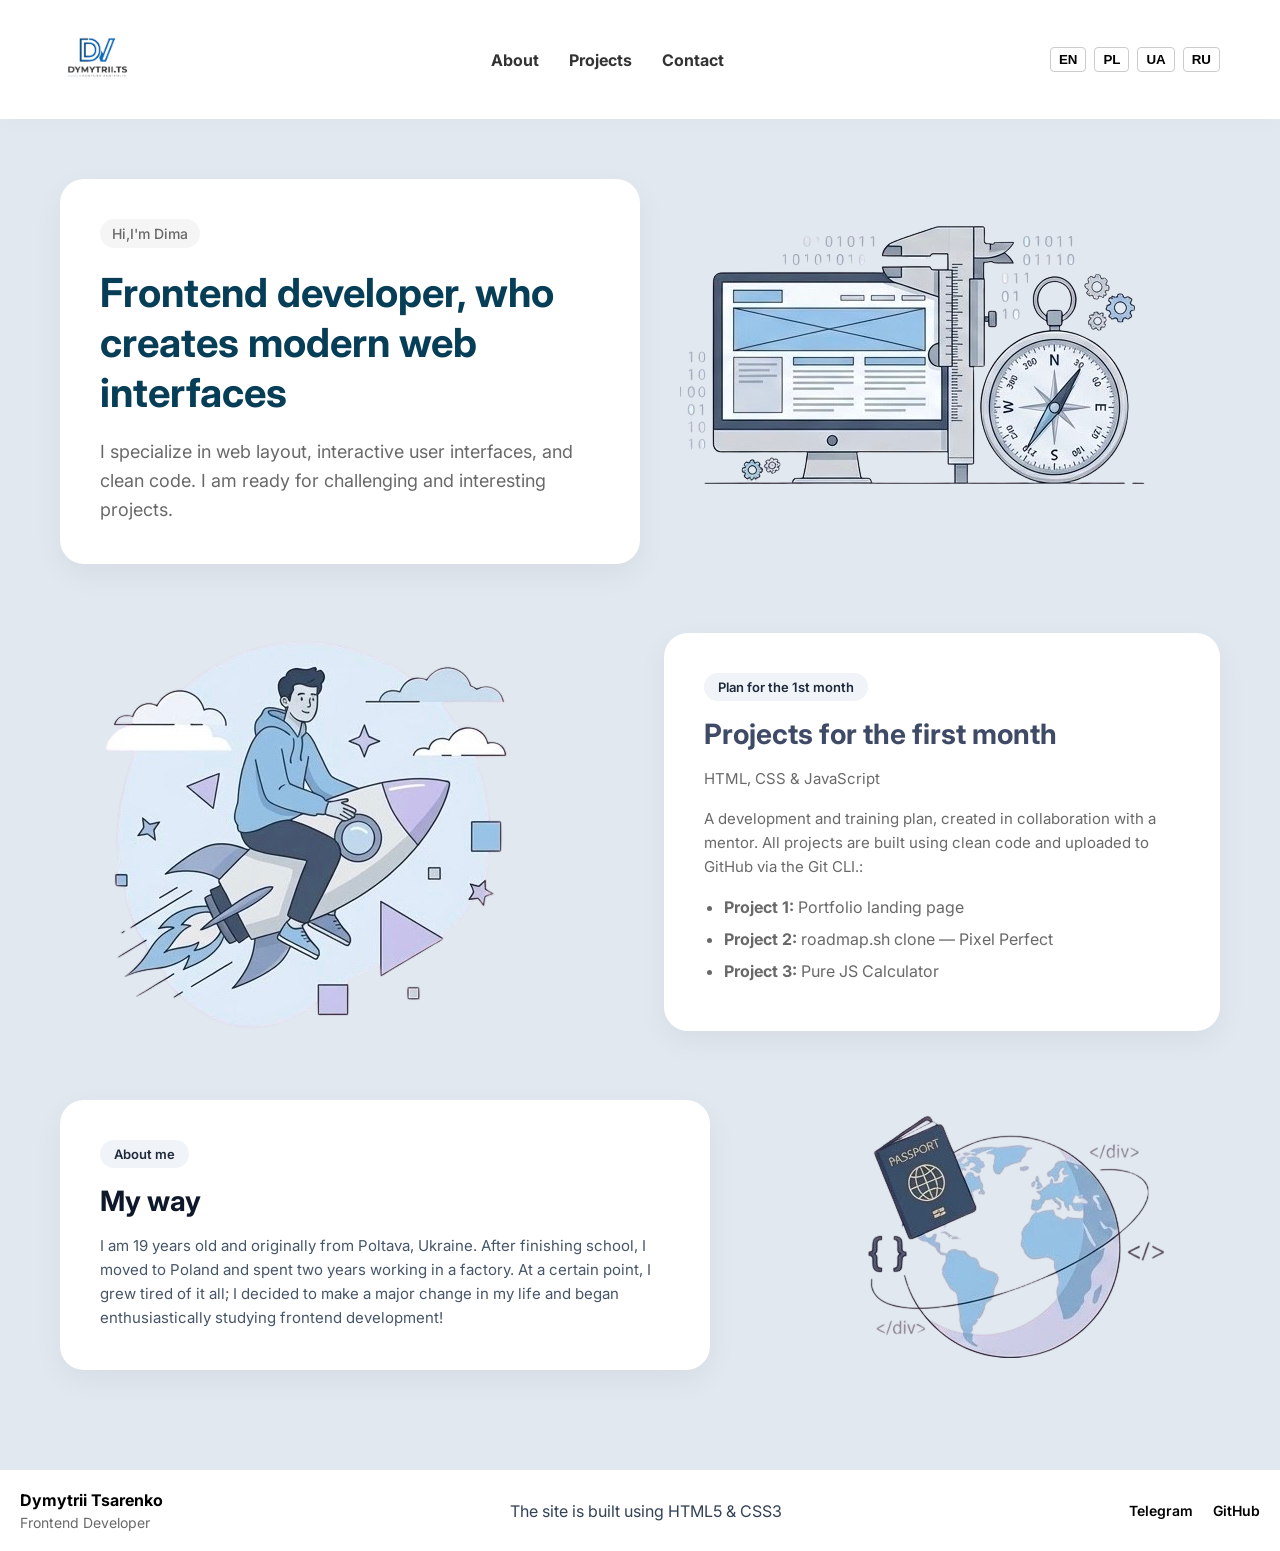
<file: index.html>
<!DOCTYPE html>
<html lang="en">
  <head>
    <meta charset="UTF-8">
    <meta name="viewport" content="width=device-width, initial-scale=1.0">
    <title> DevPortfolio</title> 
    <link rel="icon" type="image/png" href="images/favicon.png">
    <link rel="preconnect" href="https://fonts.googleapis.com">
    <link rel="preconnect" href="https://fonts.gstatic.com" crossorigin>
    <link href="https://fonts.googleapis.com/css2?family=Inter:wght@400;500;600;700&display=swap" rel="stylesheet">
    <link rel="stylesheet" href="style.css">
  </head>
<body>
  <header class="header">

    <div class="header-left">
      <img src="images/logo.png" alt="logo" class="logo-img">
    </div>

    <nav class="header_nav">
      <ul>
        <li>
         <a href="#about" data-i18n="nav-about">About</a>
          </li>
        <li>
          <a href="#projects" data-i18n="nav-projects">Projects</a>
          </li>
        <li>
          <a href="#contact" data-i18n="nav-contact">Contact</a>
          </li>
      </ul>
    </nav>
    <div class="lang-switch">
     <button onclick="changeLanguage('en')">EN</button>
     <button onclick="changeLanguage('pl')">PL</button>
     <button onclick="changeLanguage('ua')">UA</button>
     <button onclick="changeLanguage('ru')">RU</button>
    </div>
    
  </header>
    <section class="hero" id="hero">
        <div class="hero-card">
            <span class="hero-badge" data-i18n="hero-badge">Hi,I'm Dima</span>
            <h1 class="hero-title" data-i18n="hero-title">Frontend developer, who creates modern web interfaces</h1>
            <p class="hero-description" data-i18n="hero-desc">
                I specialize in web layout, interactive user interfaces, and clean code. I am ready for challenging and interesting projects.
            </p>
        </div>
        <div class="section-image">
            <img src="images/technical-skills.png" alt="Hero Image">
        </div>
    </section>

    <section class="projects" id="projects">
        <div class="section-image">
            <img src="images/hero-rocket.png" alt="Проекты">
        </div>
        <div class="projects-card">
            <span class="projects-badge" data-i18n="projects-badge">Plan for the 1st month</span>
            <h2 data-i18n="projects-title">Projects for the first month</h2>
            <p data-i18n="projects-sub">HTML, CSS & JavaScript</p>
            <p data-i18n="projects-text">A development and training plan, created in collaboration with a mentor. All projects are built using clean code and uploaded to GitHub via the Git CLI.:</p>
            <ul class="projects-list">
            <li data-i18n="p1-desc"><strong>Project 1:</strong> Portfolio landing page</li>
            <li data-i18n="p2-desc"><strong>Project 2:</strong> roadmap.sh clone — Pixel Perfect</li>
            <li data-i18n="p3-desc"><strong>Project 3:</strong> Pure JS Calculator</li>
         </ul>
            </ul>
        </div>
    </section>

  <section class="about" id="about">
    <div class="about-card">
        <span class="about-badge" data-i18n="about-badge">About me</span>
        <h2 class="about-title" data-i18n="about-title"> My way</h2>
        <p class="about-description" data-i18n="about-desc">
          I am <span id="age">19</span> years old and originally from Poltava, Ukraine. After finishing school, I moved to Poland and spent two years working in a factory. At a certain point, I grew tired of it all; I decided to make a major change in my life and began enthusiastically studying frontend development!
        </p>
    </div>
    <div class="section-image">
        <img src="images/international-experience.png" alt="Мой путь">
    </div>
</section>

  <footer class="footer" id="contact">
    <div class="footer-content">
      <div class="footer-left">
          <h3>Dymytrii Tsarenko</h3>

          <p data-i18n="footer-role">Frontend Developer</p>
      </div>

      <div>
        <class="footer-center">
         <p data-i18n="footer-text">The site is built using HTML5 & CSS3</p>
      </div>
      
      <div class="footer-right">

          <a href="https://t.me/kuchrz1" target="_blank" rel="noopener noreferrer">Telegram</a>

          <a href="https://github.com/DymytriiTsarenko" target="_blank" rel="noopener noreferrer">GitHub</a>
            </div>
      </div>
  </footer>
  
  <script src="script.js"></script>
</body>
</html>
</file>
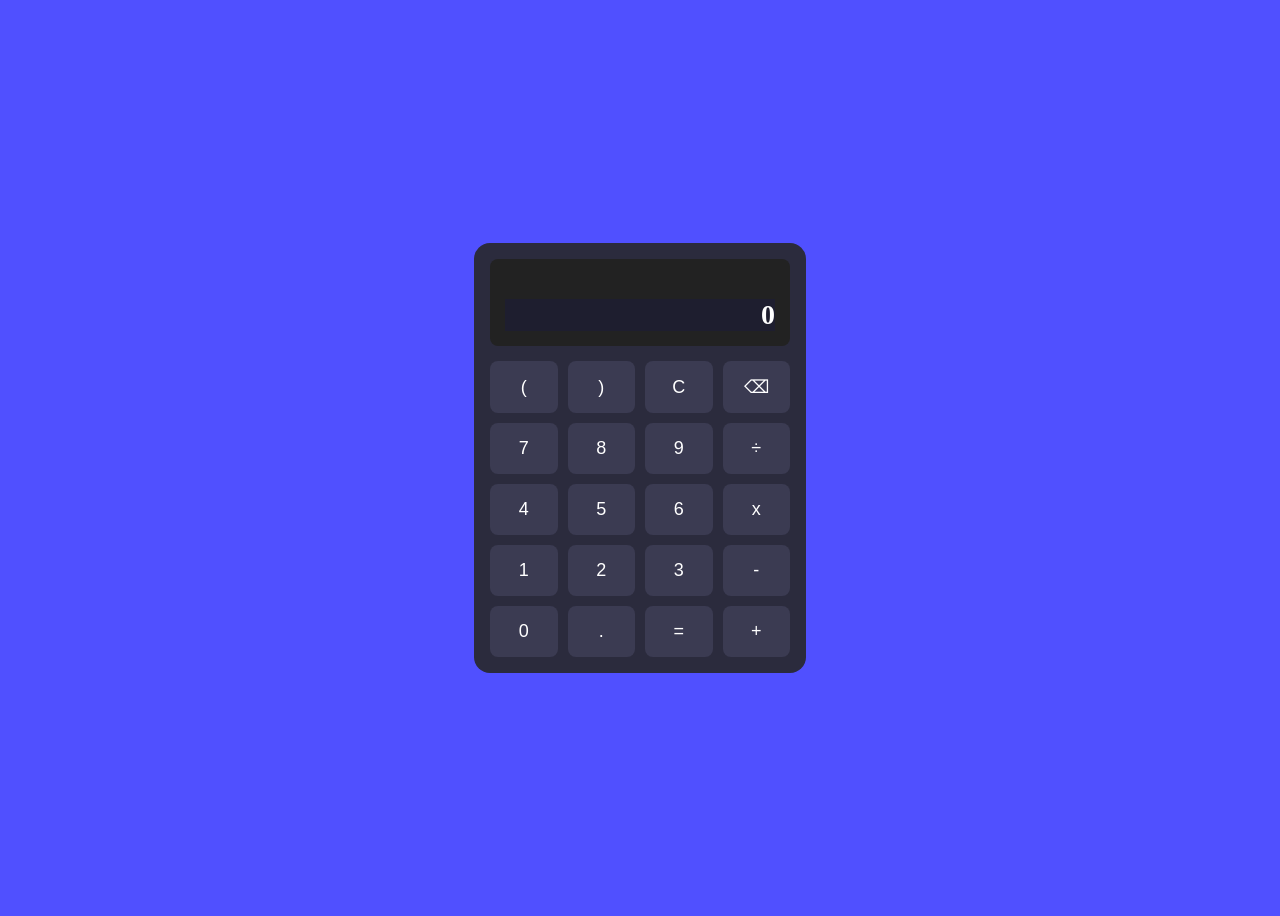
<file: calculator/index.html>
<!DOCTYPE html>
<html lang="ru">
    <head>
        <meta charset="UTf-8">
        <meta name = "viewport" content="width=device-width, initial scale = 1.0">
        <title>Calculator JS | Project 3</title>
        <link rel ="stylesheet" href="style.css">
    </head>
    <body>

        <div class="calculator">
            <div class="calculator-screen">
                <div class="history" id = "history"></div>
                    <div class="display" id = "display">0</div>
        </div>
        <div class = "keypad">
            <button class="btn btn-action" onclick="appendCharacter('(')">(</button>
            <button class="btn btn-action" onclick="appendCharacter(')')">)</button>
            <button class="btn btn-action" onclick="clearDisplay()">C</button>
            <button class="btn btn-action" onclick="deleteChar()">⌫</button>
            <button class="btn" onclick="appendCharacter('7')">7</button>
            <button class="btn" onclick="appendCharacter('8')">8</button>
            <button class="btn" onclick="appendCharacter('9')">9</button>
            <button class="btn btn-operator" onclick="appendOperator('/')">÷</button>

            <button class="btn" onclick="appendCharacter('4')">4</button>
            <button class="btn" onclick="appendCharacter('5')">5</button>
            <button class="btn" onclick="appendCharacter('6')">6</button>
            <button class="btn btn-operator" onclick="appendOperator('*')">x</button>
            
            <button class="btn" onclick="appendCharacter('1')">1</button>
            <button class="btn" onclick="appendCharacter('2')">2</button>
            <button class="btn" onclick="appendCharacter('3')">3</button>
            <button class="btn btn-operator" onclick="appendOperator('-')">-</button>

            <button class="btn" onclick="appendCharacter('0')">0</button>
             <button class="btn" onclick="appendCharacter('.')">.</button>
            <button class="btn btn-equals" onclick="calculate()">=</button>
            <button class="btn btn-operator"  onclick="appendOperator('+')">+</button>
         </div>
           </div>
        <script src="script.js"></script>
    </body>
</html>
</file>
<file: style.css>
* {
    padding: 0;
    margin: 0;
    box-sizing: border-box;
}
html {
    scroll-behavior: smooth;
}

body {
    background-color: #e2e8f0;     
    color: #334155;
    font-family: 'Inter', sans-serif;
    margin: 0;
    display: flex;
    flex-direction: column;
    min-height: 100vh;
}

html {
    height: 100vh;
}


.header {
    display: flex;
    justify-content: space-between;
    align-items: center;
    position:sticky;
    top: 0;
    padding: 20px 60px;
    background-color: #ffffff;
    box-shadow: 0 4px 20px rgba(0, 0, 0, 0.02);
}

.logo {
    display: flex;
    justify-content: space-between;
}

.logo-img {
    width: 75px;
    height: 75px;
    object-fit: cover;
}

.header nav {
    flex-grow: 1;
    display: flex;
    justify-content: center;
}

.header nav ul {
    display: flex;
    list-style: none;
    margin: 0;
    padding: 0;
}

.header nav li {
    margin-left: 30px;
}

.header nav a {
    text-decoration: none;
    color: #333;
    font-weight: bold;
}


.hero, .projects, .about {
    display: flex;
    align-items: center;
    justify-content: space-between;
    padding: 0 60px;
    margin-top: 60px;
    gap: 40px;
}


.hero-card, .projects-card, .about-card {
    background-color: #ffffff;
    padding: 40px;
    border-radius: 24px;
    box-shadow: 0 10px 30px rgba(0, 0, 0, 0.05);
    flex: 1;
    max-width: 650px;
    text-align: left;
}

.hero-badge {
    display: inline-block;
    padding: 6px 12px;
    background-color: whitesmoke;
    color: dimgray;
    border-radius: 20px;
    font-size: 14px;
    font-weight: 500;
    margin-bottom: 20px;
}

.hero-title {
    font-size: 40px;
    font-weight: 700;
    line-height: 1.25;
    color: rgb(6, 61, 87);
    margin-bottom: 20px;
}

.hero-description {
    font-size: 18px;
    line-height: 1.6;
    color: dimgray;
    max-width: 700px;
}


.projects-card h2 {
    color: #3e4a66;
    font-size: 28px;
    margin-bottom: 16px;
}

.projects-card p {
    color: dimgray;
    font-size: 15px;
    line-height: 1.6;
    margin-bottom: 16px;
}

.projects-badge {
    background-color: #f0f4f8;
    color: #1e293b;
    padding: 6px 14px;
    border-radius: 20px;
    font-size: 13px;
    font-weight: 600;
    display: inline-block;
    margin-bottom: 16px;
}

.projects-list {
    text-align: left;
    margin-top: 15px;
    padding-left: 20px;
    color: dimgray;
}

.projects-list li {
    margin-bottom: 8px;
    line-height: 1.5;
}

.about-badge {
    background-color: #f0f4f8;
    color: #1e293b;
    padding: 6px 14px;
    border-radius: 20px;
    font-size: 13px;
    font-weight: 600;
    display: inline-block;
    margin-bottom: 16px;
}

.about-card h2 {
    font-size: 28px;
    color: #0f172a;
    margin-bottom: 16px;
}

.about-description {
    font-size: 15px;
    color: #475569;
    line-height: 1.6;
}

.footer {
    padding: 20px;
    margin-top: 100px;
    background-color: #ffffff;
}

.footer-content {
    display: flex;
    justify-content: space-between;
    align-items: center;
    width: 100%;
}

.footer-left h3 {
    font-size: 16px;
    font-weight: bold;
    color: rgb(0, 0, 0);
    margin-bottom: 4px;
}

.footer-left p {
    font-size: 14px;
    color: dimgray;
}

.footer-center p {
    font-size: 14px;
    color: dimgray;
    text-align: center;
}

.footer-right {
    display: flex;
    gap: 20px;
}

.footer-right a {
    text-decoration: none;
    font-size: 14px;
    font-weight: 600;
    color: rgb(0, 0, 0);
    transition: color 0.2s;
}

.footer-right a:hover {
    color: rgb(0, 0, 0);
}

#hero .section-image {
    top: 40px !important;
    left: 28% !important;
}

#skills .section-image {
    top: 40px !important;
    right: 28% !important;
}

#about .section-image {
    top: 40px !important;
    left: 28% !important;
}

.lang-switch {
    display: flex;
    gap: 8px;
    align-items: center;
}

.lang-switch button {
  background: transparent;
  border: 1px solid #ccc;
  padding: 4px 8px;
  border-radius: 4px;
  cursor: pointer;
  font-weight: 600;
  transition: all 0.2s ease;
}

.lang-switch button:hover {
  background: #f0f0f0;
  border-color: #999;
}
</file>
<file: calculator/style.css>
body {
    display: flex;
    justify-content: center;
    align-items: center;
    background-color: rgb(80, 80, 255);
    height: 100vh;
}

.calculator {
width: 300px;
padding: 16px;
border-radius: 16px;
background-color: #2b2b3d;
}

.keypad {
    display: grid;
    grid-template-columns: repeat(4, 1fr);
    gap: 10px;
}

.display {
background-color: #1e1e2f;
    color: #ffffff;
    font-size: 28px;
    font-weight: bold;
    word-break: break-all;
}

.btn {
    padding: 15px;
    border: none;
    border-radius: 8px;
    font-size: 18px;
    background-color: #3b3b52;
    color: #ffffff;
    cursor: pointer;
}

.calculator-screen {
    background-color: #222;
    color: #fff;
    padding: 15px;
    text-align: right;
    border-radius: 8px;
    margin-bottom: 15px;
}


.history {
    font-size: 14px;
    color: #888;
    min-height: 20px;
    margin-bottom: 5px;
    word-break: break-all;
    max-height: 100px;
    overflow-y: auto;

    &::-webkit-scrollbar {
        width: 6px;
    }

    &::-webkit-scrollbar-track {
        background: transparent;
    }

    &::-webkit-scrollbar-thumb {
        background: #444;
        border-radius: 3px;
    }
}
</file>
